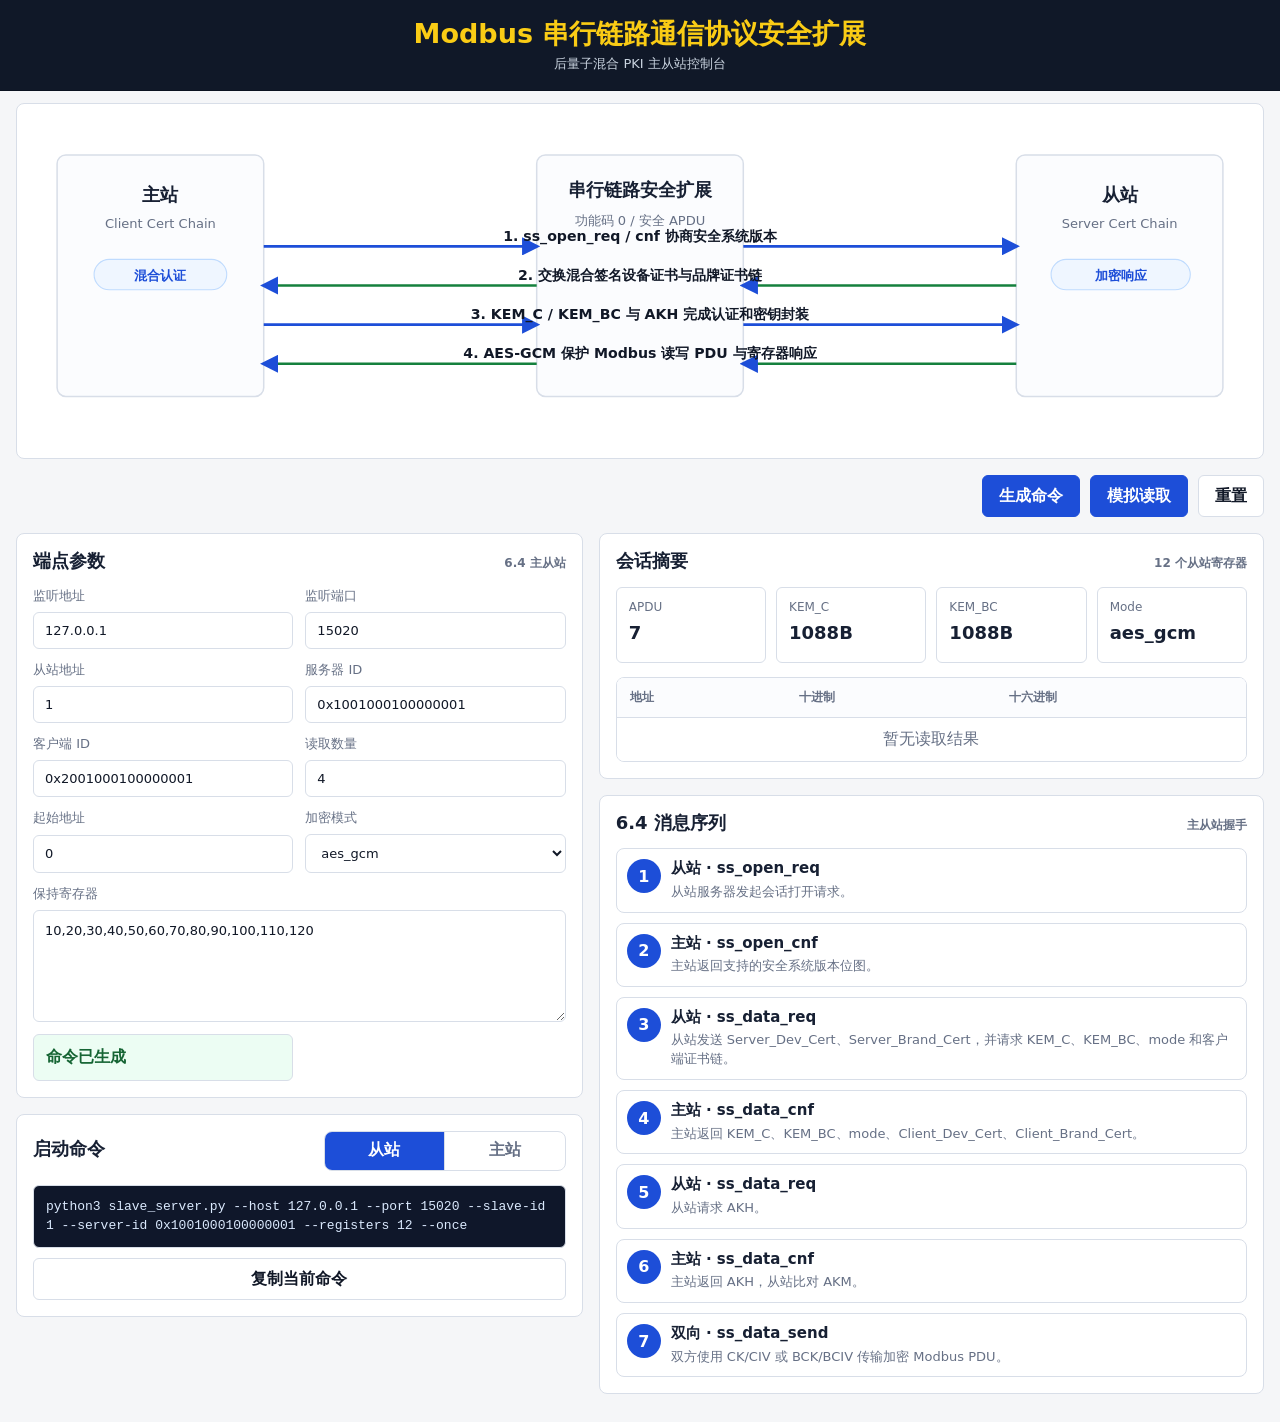
<file: protocols/protocols-mpq/web/index.html>
<!doctype html>
<html lang="zh-CN">
  <head>
    <meta charset="utf-8" />
    <meta name="viewport" content="width=device-width, initial-scale=1" />
    <title>Modbus 6.4 主从站控制台</title>
    <style>
      :root {
        color-scheme: light;
        --bg: #f5f6f8;
        --surface: #ffffff;
        --surface-strong: #ffffff;
        --ink: #111827;
        --text: #172033;
        --muted: #667085;
        --line: #d8dee8;
        --field: #ffffff;
        --green: #15803d;
        --green-strong: #166534;
        --blue: #1d4ed8;
        --blue-strong: #1e40af;
        --gold: #b45309;
        --red: #b42318;
        --ok-bg: #ecfdf3;
        --err-bg: #fef3f2;
        --shadow: none;
        font-family: ui-sans-serif, system-ui, -apple-system, BlinkMacSystemFont, "Segoe UI", sans-serif;
      }

      * {
        box-sizing: border-box;
      }

      body {
        margin: 0;
        min-width: 320px;
        background: var(--bg);
        color: var(--text);
        font-family: ui-sans-serif, system-ui, -apple-system, BlinkMacSystemFont, "Segoe UI", sans-serif;
      }

      button,
      input,
      textarea,
      select {
        font: inherit;
      }

      .shell {
        width: min(1280px, calc(100vw - 32px));
        margin: 0 auto;
        padding: 22px 0 28px;
      }

      .topbar {
        display: grid;
        grid-template-columns: 1fr;
        gap: 18px;
        align-items: center;
        width: 100vw;
        margin: -22px calc(50% - 50vw) 12px;
        border-bottom: 1px solid #0b1220;
        border-radius: 0;
        background: #101828;
        color: #fff;
        padding: 18px max(20px, calc((100vw - 1280px) / 2 + 16px));
      }

      .eyebrow {
        margin: 0 0 6px;
        color: #facc15;
        font-size: 27px;
        line-height: 1.2;
        font-weight: 700;
      }

      h1,
      h2,
      h3,
      p {
        margin: 0;
        letter-spacing: 0;
      }

      h1 {
        color: #cbd5e1;
        font-size: 13px;
        line-height: 1.2;
        font-weight: 400;
      }

      h2 {
        font-size: 18px;
        line-height: 1.25;
      }

      h3 {
        font-size: 15px;
        line-height: 1.3;
      }

      .actions {
        display: flex;
        flex-wrap: wrap;
        gap: 10px;
        justify-content: flex-end;
        margin-bottom: 16px;
      }

      .protocol-diagram {
        margin-bottom: 16px;
        border: 1px solid var(--line);
        border-radius: 8px;
        background: var(--surface);
        padding: 14px;
      }

      .protocol-diagram svg {
        display: block;
        width: 100%;
        height: auto;
      }

      .diagram-box {
        fill: #fbfcfe;
        stroke: var(--line);
        stroke-width: 1.4;
      }

      .diagram-node {
        fill: #172033;
        font-size: 17px;
        font-weight: 700;
      }

      .diagram-sub {
        fill: var(--muted);
        font-size: 12px;
      }

      .diagram-link {
        stroke: var(--blue);
        stroke-width: 2.4;
        fill: none;
        marker-end: url(#arrow);
      }

      .diagram-link.back {
        stroke: var(--green);
      }

      .diagram-step {
        fill: #111827;
        font-size: 13px;
        font-weight: 650;
      }

      .diagram-chip {
        fill: #eff6ff;
        stroke: #bfdbfe;
      }

      .diagram-chip-text {
        fill: #1d4ed8;
        font-size: 12px;
        font-weight: 700;
      }

      .title-block {
        text-align: center;
      }

      .btn {
        border: 1px solid var(--blue);
        border-radius: 6px;
        min-height: 42px;
        padding: 0 16px;
        color: #fff;
        background: var(--blue);
        cursor: pointer;
        font-weight: 650;
      }

      .btn:hover {
        background: var(--blue-strong);
      }

      .btn.secondary {
        background: var(--blue);
      }

      .btn.ghost {
        border: 1px solid var(--line);
        color: var(--ink);
        background: var(--surface-strong);
      }

      .workspace {
        display: grid;
        grid-template-columns: minmax(360px, 0.92fr) minmax(0, 1.08fr);
        gap: 16px;
        align-items: start;
      }

      .panel {
        border: 1px solid var(--line);
        border-radius: 8px;
        background: var(--surface);
        box-shadow: var(--shadow);
        padding: 16px;
      }

      .panel + .panel {
        margin-top: 16px;
      }

      .heading {
        display: flex;
        justify-content: space-between;
        gap: 12px;
        align-items: baseline;
        margin-bottom: 14px;
      }

      .heading span {
        color: var(--muted);
        font-size: 12px;
        font-weight: 700;
      }

      .grid {
        display: grid;
        grid-template-columns: repeat(2, minmax(0, 1fr));
        gap: 12px;
      }

      label {
        display: grid;
        gap: 7px;
        color: var(--muted);
        font-size: 13px;
        font-weight: 400;
      }

      input,
      textarea,
      select {
        width: 100%;
        border: 1px solid var(--line);
        border-radius: 6px;
        background: var(--field);
        color: var(--ink);
        padding: 10px 11px;
        outline: none;
      }

      textarea {
        min-height: 112px;
        resize: vertical;
        line-height: 1.5;
      }

      input:focus,
      textarea:focus,
      select:focus {
        border-color: var(--blue);
        box-shadow: 0 0 0 3px rgba(29, 78, 216, 0.14);
      }

      .field-span {
        grid-column: 1 / -1;
      }

      .status {
        min-height: 44px;
        display: flex;
        align-items: center;
        border-radius: 6px;
        border: 1px solid var(--line);
        padding: 12px;
        color: var(--muted);
        background: #fbfcfe;
        font-weight: 650;
      }

      .status.ok {
        color: var(--green-strong);
        background: var(--ok-bg);
      }

      .status.error {
        color: var(--red);
        background: var(--err-bg);
      }

      .segment {
        display: inline-grid;
        grid-template-columns: repeat(2, minmax(120px, 1fr));
        border: 1px solid var(--line);
        border-radius: 8px;
        overflow: hidden;
        background: var(--surface-strong);
      }

      .segment button {
        min-height: 38px;
        border: 0;
        border-right: 1px solid var(--line);
        background: transparent;
        color: var(--muted);
        cursor: pointer;
        font-weight: 650;
      }

      .segment button:last-child {
        border-right: 0;
      }

      .segment button.active {
        color: #fff;
        background: var(--blue);
      }

      .command-box {
        display: grid;
        gap: 10px;
      }

      pre {
        margin: 0;
        min-height: 54px;
        white-space: pre-wrap;
        overflow-wrap: anywhere;
        border: 1px solid var(--line);
        border-radius: 6px;
        background: #0f172a;
        color: #dbeafe;
        padding: 12px;
        font-size: 13px;
        line-height: 1.45;
      }

      .metrics {
        display: grid;
        grid-template-columns: repeat(4, minmax(0, 1fr));
        gap: 10px;
        margin-bottom: 14px;
      }

      .metric {
        border: 1px solid var(--line);
        border-radius: 6px;
        background: var(--surface-strong);
        padding: 12px;
        min-height: 76px;
      }

      .metric:nth-child(2) {
        border-color: var(--line);
      }

      .metric:nth-child(3) {
        border-color: var(--line);
      }

      .metric:nth-child(4) {
        border-color: var(--line);
      }

      .metric span {
        display: block;
        color: var(--muted);
        font-size: 12px;
        font-weight: 400;
      }

      .metric strong {
        display: block;
        margin-top: 8px;
        overflow-wrap: anywhere;
        font-size: 18px;
        line-height: 1.2;
      }

      .table-wrap {
        overflow-x: auto;
        border: 1px solid var(--line);
        border-radius: 8px;
      }

      table {
        width: 100%;
        min-width: 520px;
        border-collapse: collapse;
        background: var(--surface-strong);
      }

      th,
      td {
        padding: 11px 13px;
        border-bottom: 1px solid var(--line);
        text-align: left;
      }

      th {
        color: var(--muted);
        background: #fbfcfe;
        font-size: 12px;
        font-weight: 650;
      }

      tr:last-child td {
        border-bottom: 0;
      }

      .empty {
        color: var(--muted);
        text-align: center;
      }

      .timeline {
        display: grid;
        gap: 10px;
      }

      .step {
        display: grid;
        grid-template-columns: 34px minmax(0, 1fr);
        gap: 10px;
        align-items: start;
        border: 1px solid var(--line);
        border-radius: 8px;
        background: var(--surface-strong);
        padding: 10px;
      }

      .badge {
        width: 34px;
        height: 34px;
        display: grid;
        place-items: center;
        border-radius: 50%;
        background: var(--blue);
        color: #fff;
        font-weight: 650;
      }

      .step p {
        margin-top: 4px;
        color: var(--muted);
        font-size: 13px;
        line-height: 1.45;
      }

      .hidden {
        display: none;
      }

      @media (max-width: 980px) {
        .workspace {
          grid-template-columns: 1fr;
        }

        .actions {
          justify-content: stretch;
        }

        .actions .btn {
          flex: 1 1 180px;
        }

        .metrics {
          grid-template-columns: repeat(2, minmax(0, 1fr));
        }
      }

      @media (max-width: 620px) {
        .shell {
          width: min(100vw - 20px, 1280px);
          padding-top: 12px;
        }

        .topbar {
          margin-top: -12px;
          padding-right: 10px;
          padding-left: 10px;
        }

        h1 {
          font-size: 13px;
        }

        .eyebrow {
          font-size: 24px;
        }

        .grid,
        .metrics {
          grid-template-columns: 1fr;
        }

        .segment {
          width: 100%;
          grid-template-columns: 1fr 1fr;
        }
      }
    </style>
  </head>
  <body>
    <main class="shell">
      <header class="topbar">
        <div class="title-block">
          <p class="eyebrow">Modbus 串行链路通信协议安全扩展</p>
          <h1>后量子混合 PKI 主从站控制台</h1>
        </div>
      </header>
      <section class="protocol-diagram" aria-label="后量子混合签名 PKI 通信原理图">
        <svg viewBox="0 0 1120 300" role="img" aria-labelledby="mpqDiagramTitle">
          <title id="mpqDiagramTitle">后量子混合签名 PKI 模式下主从站安全通信消息流程</title>
          <defs>
            <marker id="arrow" viewBox="0 0 10 10" refX="8" refY="5" markerWidth="7" markerHeight="7" orient="auto-start-reverse">
              <path d="M 0 0 L 10 5 L 0 10 z" fill="#1d4ed8"></path>
            </marker>
          </defs>
          <rect class="diagram-box" x="24" y="34" width="190" height="222" rx="8"></rect>
          <rect class="diagram-box" x="465" y="34" width="190" height="222" rx="8"></rect>
          <rect class="diagram-box" x="906" y="34" width="190" height="222" rx="8"></rect>
          <text class="diagram-node" x="119" y="76" text-anchor="middle">主站</text>
          <text class="diagram-sub" x="119" y="101" text-anchor="middle">Client Cert Chain</text>
          <text class="diagram-node" x="560" y="72" text-anchor="middle">串行链路安全扩展</text>
          <text class="diagram-sub" x="560" y="98" text-anchor="middle">功能码 0 / 安全 APDU</text>
          <text class="diagram-node" x="1001" y="76" text-anchor="middle">从站</text>
          <text class="diagram-sub" x="1001" y="101" text-anchor="middle">Server Cert Chain</text>
          <path class="diagram-link" d="M 214 118 C 330 118 350 118 465 118"></path>
          <path class="diagram-link" d="M 655 118 C 772 118 790 118 906 118"></path>
          <text class="diagram-step" x="560" y="113" text-anchor="middle">1. ss_open_req / cnf 协商安全系统版本</text>
          <path class="diagram-link back" d="M 906 154 C 790 154 772 154 655 154"></path>
          <path class="diagram-link back" d="M 465 154 C 350 154 330 154 214 154"></path>
          <text class="diagram-step" x="560" y="149" text-anchor="middle">2. 交换混合签名设备证书与品牌证书链</text>
          <path class="diagram-link" d="M 214 190 C 330 190 350 190 465 190"></path>
          <path class="diagram-link" d="M 655 190 C 772 190 790 190 906 190"></path>
          <text class="diagram-step" x="560" y="185" text-anchor="middle">3. KEM_C / KEM_BC 与 AKH 完成认证和密钥封装</text>
          <path class="diagram-link back" d="M 906 226 C 790 226 772 226 655 226"></path>
          <path class="diagram-link back" d="M 465 226 C 350 226 330 226 214 226"></path>
          <text class="diagram-step" x="560" y="221" text-anchor="middle">4. AES-GCM 保护 Modbus 读写 PDU 与寄存器响应</text>
          <rect class="diagram-chip" x="58" y="130" width="122" height="28" rx="14"></rect>
          <text class="diagram-chip-text" x="119" y="149" text-anchor="middle">混合认证</text>
          <rect class="diagram-chip" x="938" y="130" width="128" height="28" rx="14"></rect>
          <text class="diagram-chip-text" x="1002" y="149" text-anchor="middle">加密响应</text>
        </svg>
      </section>
      <div class="actions">
        <button class="btn secondary" id="buildCommands" type="button">生成命令</button>
        <button class="btn" id="simulateRead" type="button">模拟读取</button>
        <button class="btn ghost" id="resetPage" type="button">重置</button>
      </div>

      <section class="workspace">
        <div>
          <section class="panel">
            <div class="heading">
              <h2>端点参数</h2>
              <span>6.4 主从站</span>
            </div>
            <form id="configForm" class="grid">
              <label>
                监听地址
                <input name="host" value="127.0.0.1" autocomplete="off" />
              </label>
              <label>
                监听端口
                <input name="port" value="15020" inputmode="numeric" />
              </label>
              <label>
                从站地址
                <input name="slave_id" value="1" inputmode="numeric" />
              </label>
              <label>
                服务器 ID
                <input name="server_id" value="0x1001000100000001" autocomplete="off" />
              </label>
              <label>
                客户端 ID
                <input name="client_id" value="0x2001000100000001" autocomplete="off" />
              </label>
              <label>
                读取数量
                <input name="quantity" value="4" inputmode="numeric" />
              </label>
              <label>
                起始地址
                <input name="start" value="0" inputmode="numeric" />
              </label>
              <label>
                加密模式
                <select name="mode">
                  <option value="aes_gcm">aes_gcm</option>
                </select>
              </label>
              <label class="field-span">
                保持寄存器
                <textarea name="registers">10,20,30,40,50,60,70,80,90,100,110,120</textarea>
              </label>
              <div class="status field-span" id="status">等待操作</div>
            </form>
          </section>

          <section class="panel">
            <div class="heading">
              <h2>启动命令</h2>
              <div class="segment" role="tablist" aria-label="命令视图">
                <button class="active" id="slaveTab" type="button">从站</button>
                <button id="masterTab" type="button">主站</button>
              </div>
            </div>
            <div class="command-box">
              <pre id="slaveCommand"></pre>
              <pre id="masterCommand" class="hidden"></pre>
              <button class="btn ghost" id="copyCommand" type="button">复制当前命令</button>
            </div>
          </section>
        </div>

        <div>
          <section class="panel">
            <div class="heading">
              <h2>会话摘要</h2>
              <span id="summary">未生成</span>
            </div>
            <div class="metrics">
              <div class="metric">
                <span>APDU</span>
                <strong id="apduMetric">0</strong>
              </div>
              <div class="metric">
                <span>KEM_C</span>
                <strong>1088B</strong>
              </div>
              <div class="metric">
                <span>KEM_BC</span>
                <strong>1088B</strong>
              </div>
              <div class="metric">
                <span>Mode</span>
                <strong id="modeMetric">aes_gcm</strong>
              </div>
            </div>
            <div class="table-wrap">
              <table>
                <thead>
                  <tr>
                    <th>地址</th>
                    <th>十进制</th>
                    <th>十六进制</th>
                  </tr>
                </thead>
                <tbody id="registerRows">
                  <tr>
                    <td class="empty" colspan="3">暂无读取结果</td>
                  </tr>
                </tbody>
              </table>
            </div>
          </section>

          <section class="panel">
            <div class="heading">
              <h2>6.4 消息序列</h2>
              <span>主从站握手</span>
            </div>
            <div class="timeline" id="timeline"></div>
          </section>
        </div>
      </section>
    </main>

    <script>
      const defaults = {
        host: "127.0.0.1",
        port: "15020",
        slave_id: "1",
        server_id: "0x1001000100000001",
        client_id: "0x2001000100000001",
        start: "0",
        quantity: "4",
        mode: "aes_gcm",
        registers: "10,20,30,40,50,60,70,80,90,100,110,120",
      };

      const form = document.querySelector("#configForm");
      const statusEl = document.querySelector("#status");
      const summaryEl = document.querySelector("#summary");
      const apduMetric = document.querySelector("#apduMetric");
      const modeMetric = document.querySelector("#modeMetric");
      const slaveCommandEl = document.querySelector("#slaveCommand");
      const masterCommandEl = document.querySelector("#masterCommand");
      const registerRows = document.querySelector("#registerRows");
      const timeline = document.querySelector("#timeline");
      const slaveTab = document.querySelector("#slaveTab");
      const masterTab = document.querySelector("#masterTab");

      const steps = [
        ["从站", "ss_open_req", "从站服务器发起会话打开请求。"],
        ["主站", "ss_open_cnf", "主站返回支持的安全系统版本位图。"],
        ["从站", "ss_data_req", "从站发送 Server_Dev_Cert、Server_Brand_Cert，并请求 KEM_C、KEM_BC、mode 和客户端证书链。"],
        ["主站", "ss_data_cnf", "主站返回 KEM_C、KEM_BC、mode、Client_Dev_Cert、Client_Brand_Cert。"],
        ["从站", "ss_data_req", "从站请求 AKH。"],
        ["主站", "ss_data_cnf", "主站返回 AKH，从站比对 AKM。"],
        ["双向", "ss_data_send", "双方使用 CK/CIV 或 BCK/BCIV 传输加密 Modbus PDU。"],
      ];

      function parseInteger(value, name) {
        const text = String(value).trim();
        const number = text.startsWith("0x") || text.startsWith("0X") ? Number.parseInt(text, 16) : Number(text);
        if (!Number.isInteger(number)) {
          throw new Error(`${name} 必须是整数`);
        }
        return number;
      }

      function parseBigIntField(value, name) {
        const text = String(value).trim();
        try {
          return text.startsWith("0x") || text.startsWith("0X") ? BigInt(text) : BigInt(text || "0");
        } catch {
          throw new Error(`${name} 必须是整数`);
        }
      }

      function collect() {
        return Object.fromEntries(new FormData(form).entries());
      }

      function parseRegisters(raw) {
        const values = String(raw)
          .replace(/\n/g, ",")
          .split(",")
          .map((item) => item.trim())
          .filter(Boolean)
          .map((item) => parseInteger(item, "保持寄存器"));

        if (!values.length) {
          throw new Error("至少需要 1 个保持寄存器");
        }
        values.forEach((value) => {
          if (value < 0 || value > 0xffff) {
            throw new Error("保持寄存器取值范围为 0..65535");
          }
        });
        return values;
      }

      function validateConfig(data) {
        const port = parseInteger(data.port, "监听端口");
        const slaveId = parseInteger(data.slave_id, "从站地址");
        const serverId = parseBigIntField(data.server_id, "服务器 ID");
        const clientId = parseBigIntField(data.client_id, "客户端 ID");
        const start = parseInteger(data.start, "起始地址");
        const quantity = parseInteger(data.quantity, "读取数量");
        const registers = parseRegisters(data.registers);

        if (port < 0 || port > 65535) throw new Error("监听端口范围为 0..65535");
        if (slaveId < 1 || slaveId > 247) throw new Error("从站地址范围为 1..247");
        if (serverId < 0n || serverId > 0xffffffffffffffffn) throw new Error("服务器 ID 范围为 0..0xffffffffffffffff");
        if (clientId < 0n || clientId > 0xffffffffffffffffn) throw new Error("客户端 ID 范围为 0..0xffffffffffffffff");
        if (start < 0 || start > 65535) throw new Error("起始地址范围为 0..65535");
        if (quantity < 1 || quantity > 125) throw new Error("读取数量范围为 1..125");
        if (start + quantity > registers.length) throw new Error("读取范围超出保持寄存器数量");

        return { port, slaveId, serverId, clientId, start, quantity, registers };
      }

      function shellQuote(value) {
        const text = String(value);
        if (/^[A-Za-z0-9_./:-]+$/.test(text)) return text;
        return `'${text.replace(/'/g, "'\\''")}'`;
      }

      function setStatus(message, kind = "") {
        statusEl.textContent = message;
        statusEl.className = `status ${kind}`.trim();
      }

      function renderTimeline() {
        timeline.innerHTML = steps
          .map(
            ([actor, name, text], index) => `
              <div class="step">
                <div class="badge">${index + 1}</div>
                <div>
                  <h3>${actor} · ${name}</h3>
                  <p>${text}</p>
                </div>
              </div>
            `,
          )
          .join("");
        apduMetric.textContent = String(steps.length);
      }

      function buildCommands() {
        const data = collect();
        const parsed = validateConfig(data);
        const host = shellQuote(data.host.trim() || defaults.host);
        const slaveCommand = [
          "python3 slave_server.py",
          `--host ${host}`,
          `--port ${parsed.port}`,
          `--slave-id ${parsed.slaveId}`,
          `--server-id ${shellQuote(data.server_id.trim())}`,
          `--registers ${parsed.registers.length}`,
          "--once",
        ].join(" ");
        const masterCommand = [
          "python3 master_server.py",
          `--host ${host}`,
          `--port ${parsed.port}`,
          `--slave-id ${parsed.slaveId}`,
          `--client-id ${shellQuote(data.client_id.trim())}`,
          `--start ${parsed.start}`,
          `--quantity ${parsed.quantity}`,
        ].join(" ");

        slaveCommandEl.textContent = slaveCommand;
        masterCommandEl.textContent = masterCommand;
        modeMetric.textContent = data.mode;
        summaryEl.textContent = `${parsed.registers.length} 个从站寄存器`;
        setStatus("命令已生成", "ok");
      }

      function renderRegisters(rows) {
        registerRows.innerHTML = rows
          .map(
            (row) => `
              <tr>
                <td>${row.address}</td>
                <td>${row.value}</td>
                <td>${row.hex}</td>
              </tr>
            `,
          )
          .join("");
      }

      function simulateRead() {
        const data = collect();
        const parsed = validateConfig(data);
        buildCommands();
        const rows = parsed.registers.slice(parsed.start, parsed.start + parsed.quantity).map((value, index) => ({
          address: parsed.start + index,
          value,
          hex: `0x${value.toString(16).padStart(4, "0")}`,
        }));
        renderRegisters(rows);
        summaryEl.textContent = `${rows.length} 个寄存器`;
        setStatus("读取视图已生成", "ok");
      }

      function showCommand(which) {
        const slaveActive = which === "slave";
        slaveTab.classList.toggle("active", slaveActive);
        masterTab.classList.toggle("active", !slaveActive);
        slaveCommandEl.classList.toggle("hidden", !slaveActive);
        masterCommandEl.classList.toggle("hidden", slaveActive);
      }

      async function copyCurrentCommand() {
        const current = slaveCommandEl.classList.contains("hidden") ? masterCommandEl.textContent : slaveCommandEl.textContent;
        if (!current.trim()) {
          setStatus("请先生成命令", "error");
          return;
        }
        try {
          await navigator.clipboard.writeText(current);
          setStatus("当前命令已复制", "ok");
        } catch {
          setStatus("浏览器未允许复制，请手动选择命令", "error");
        }
      }

      function resetPage() {
        Object.entries(defaults).forEach(([name, value]) => {
          const field = form.elements[name];
          if (field) field.value = value;
        });
        slaveCommandEl.textContent = "";
        masterCommandEl.textContent = "";
        registerRows.innerHTML = '<tr><td class="empty" colspan="3">暂无读取结果</td></tr>';
        summaryEl.textContent = "未生成";
        modeMetric.textContent = defaults.mode;
        setStatus("等待操作");
        showCommand("slave");
      }

      document.querySelector("#buildCommands").addEventListener("click", () => {
        try {
          buildCommands();
        } catch (error) {
          setStatus(error.message, "error");
        }
      });

      document.querySelector("#simulateRead").addEventListener("click", () => {
        try {
          simulateRead();
        } catch (error) {
          setStatus(error.message, "error");
        }
      });

      document.querySelector("#resetPage").addEventListener("click", resetPage);
      document.querySelector("#copyCommand").addEventListener("click", copyCurrentCommand);
      slaveTab.addEventListener("click", () => showCommand("slave"));
      masterTab.addEventListener("click", () => showCommand("master"));
      form.addEventListener("submit", (event) => {
        event.preventDefault();
        simulateRead();
      });

      renderTimeline();
      buildCommands();
    </script>
  </body>
</html>
</file>
